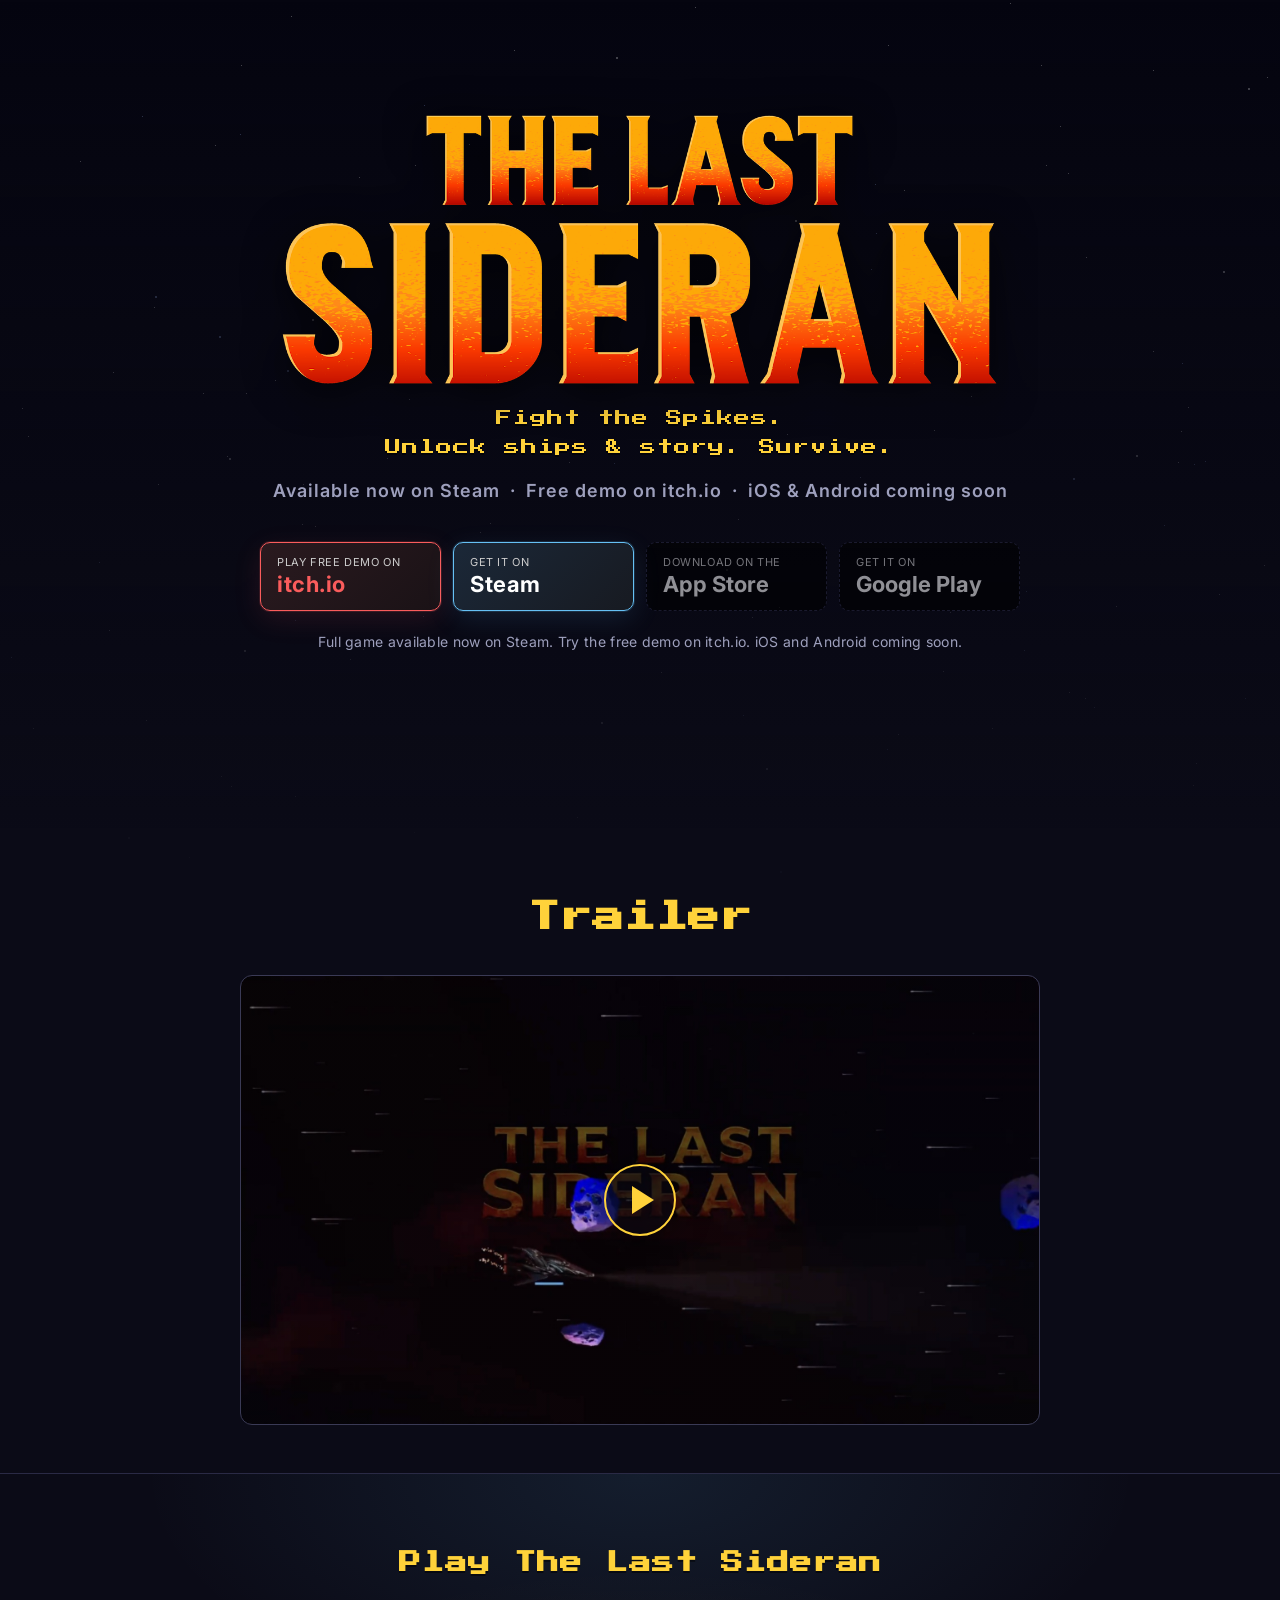
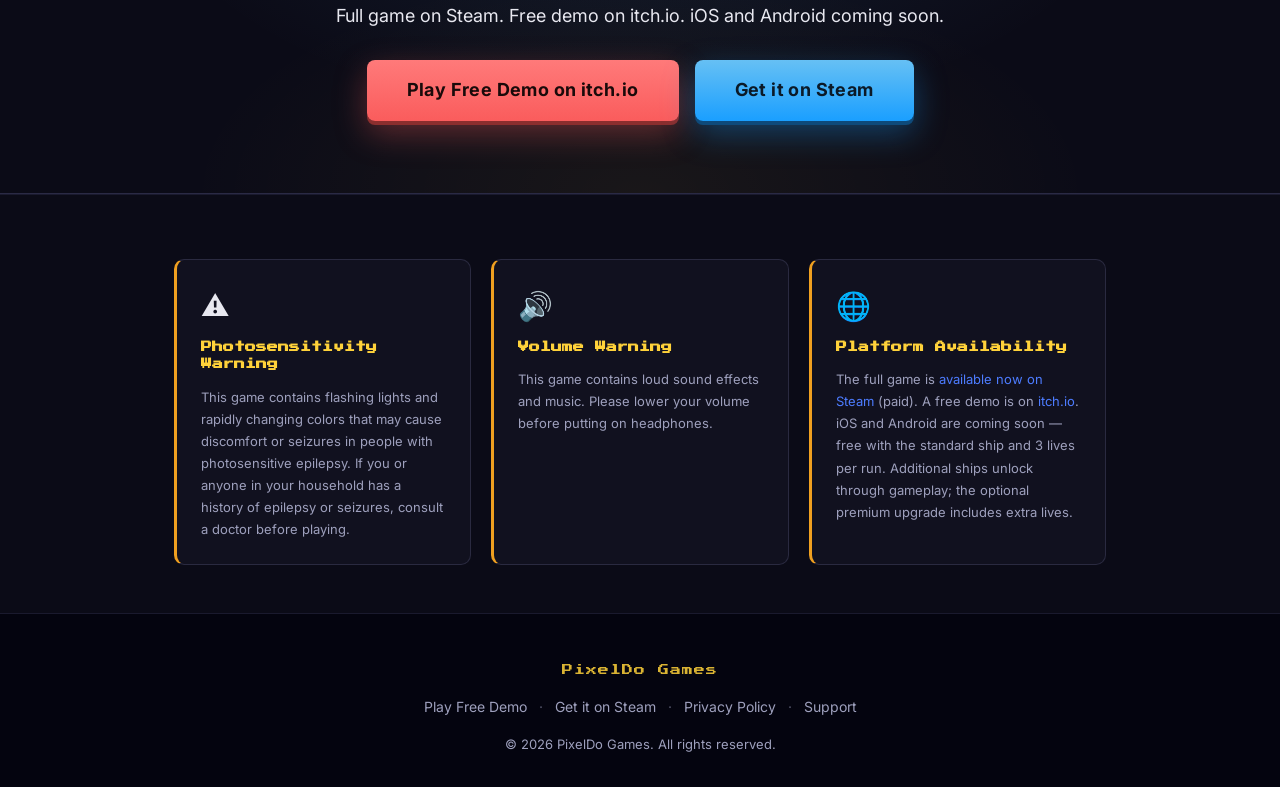
<file: index.html>
<!doctype html>
<html lang="en">
<head>
  <meta charset="utf-8">
  <meta name="viewport" content="width=device-width, initial-scale=1">
  <title>PixelDo Games</title>
  <link rel="canonical" href="https://pixeldogames.com/thelastsideran/">
  <meta http-equiv="refresh" content="0; url=thelastsideran/">
  <script>
    if (location.protocol === 'file:') {
      location.replace('thelastsideran/index.html');
    } else {
      location.replace('/thelastsideran/');
    }
  </script>
</head>
<body>
  <p><a href="thelastsideran/index.html" id="link">The Last Sideran</a></p>
  <script>
    if (location.protocol !== 'file:') {
      document.getElementById('link').href = '/thelastsideran/';
    }
  </script>
</body>
</html>
</file>
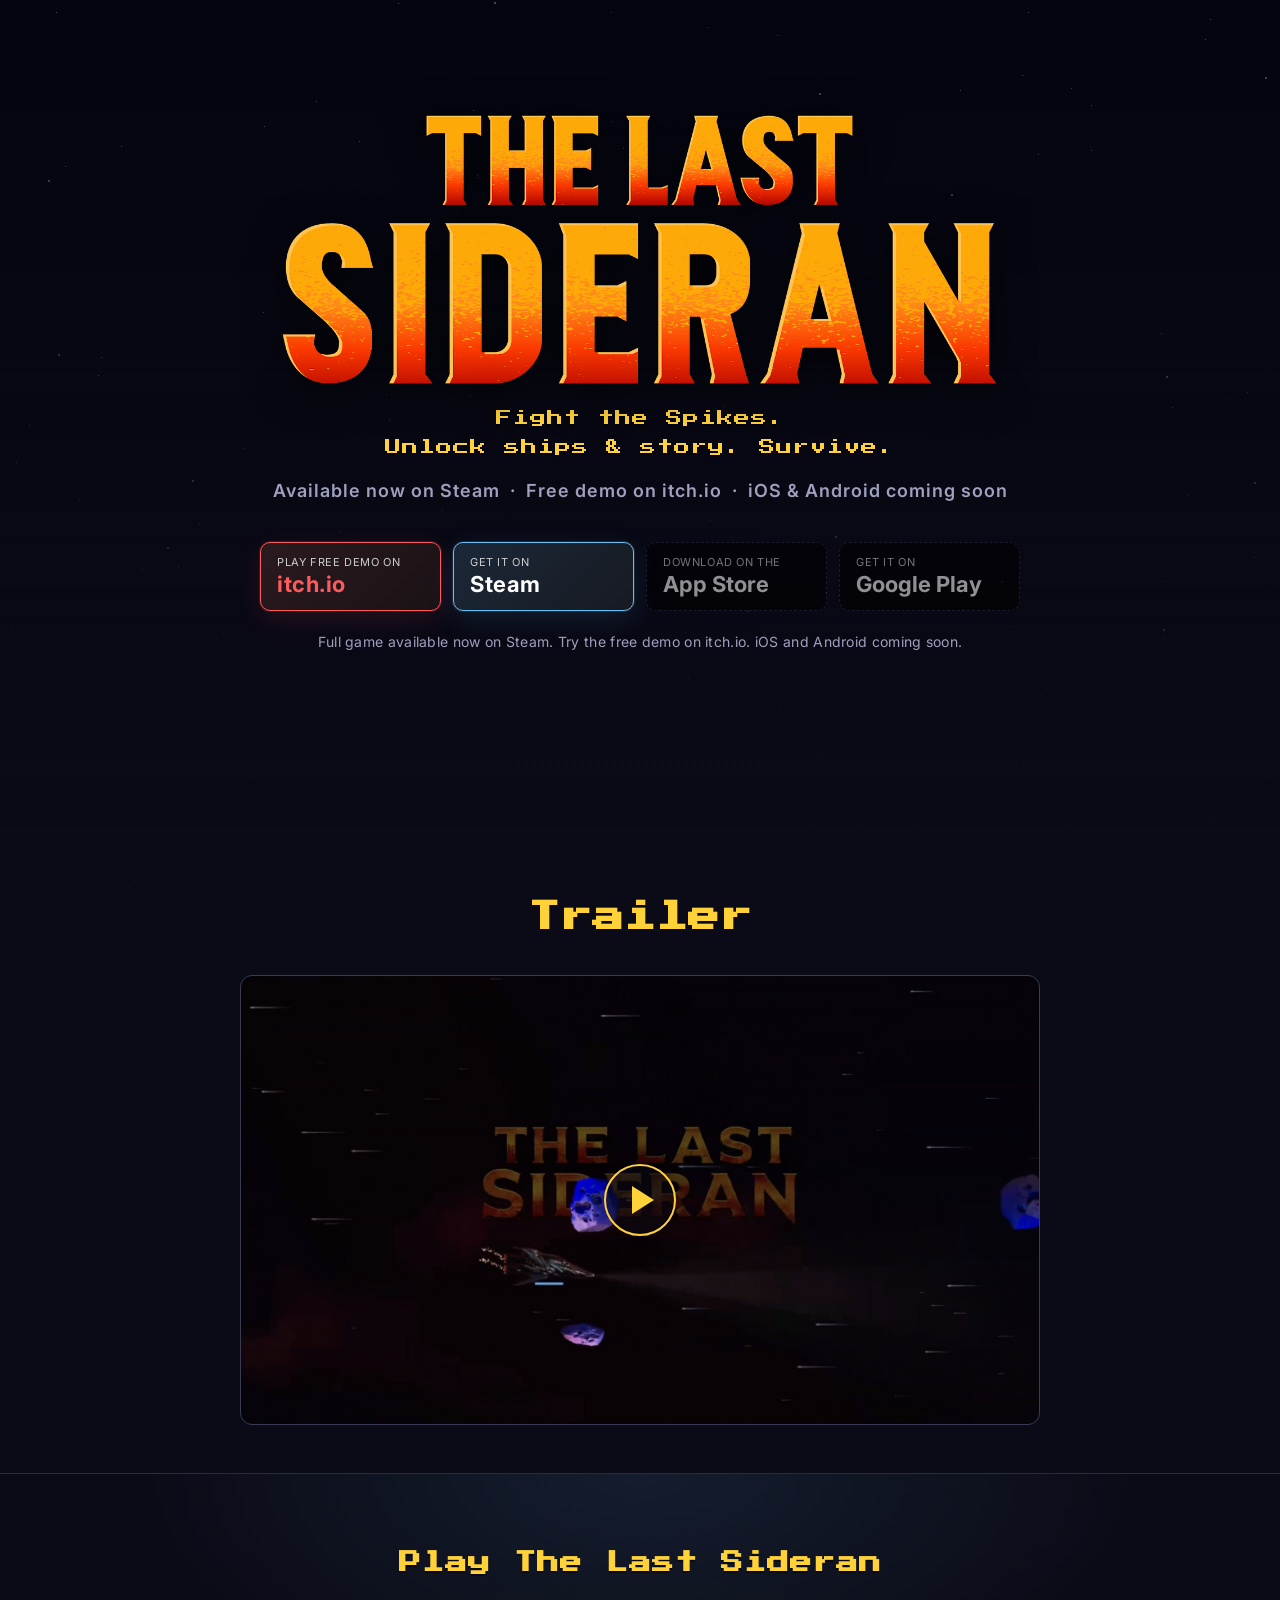
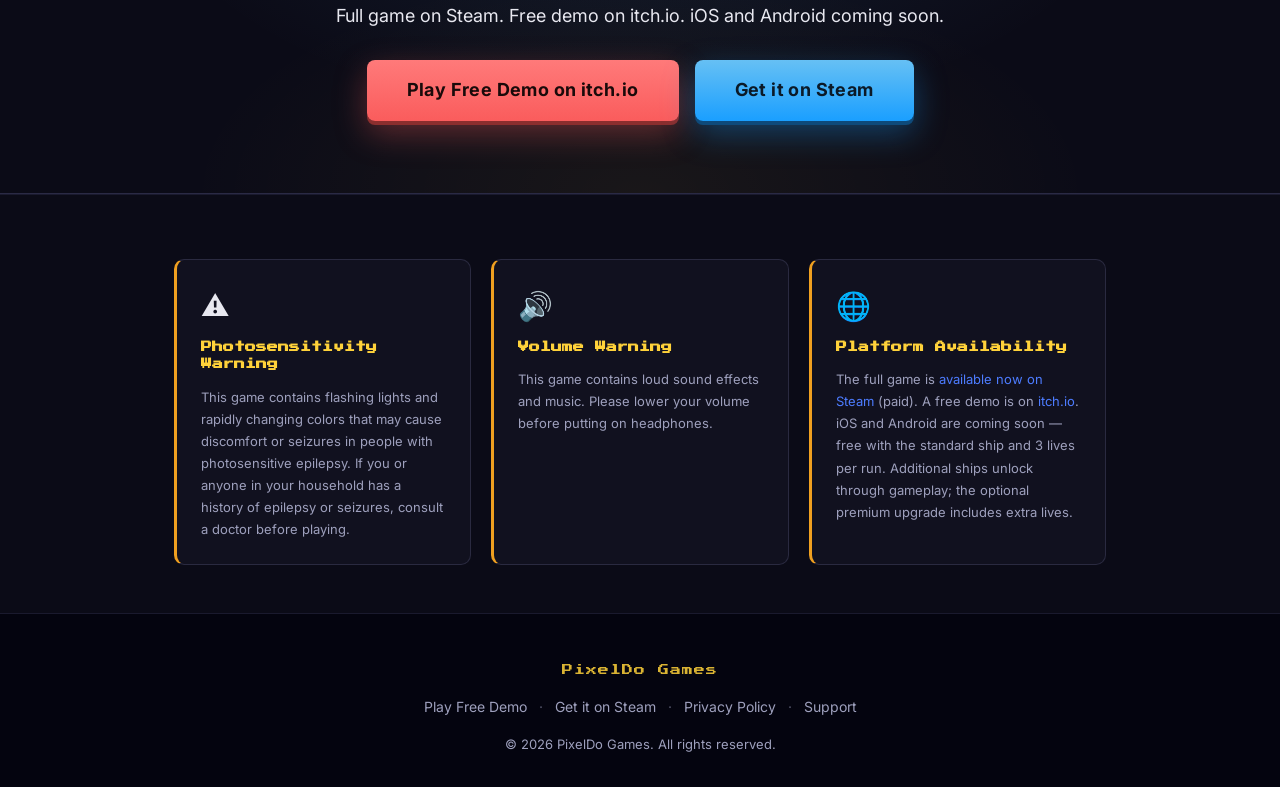
<file: thelastsideran/index.html>
<!doctype html>
<html lang="en">
<head>
  <meta charset="utf-8">
  <meta name="viewport" content="width=device-width, initial-scale=1">
  <title>The Last Sideran</title>
  <meta name="description" content="The Last Sideran — a fast-paced arcade space shooter by PixelDo Games. Pilot Zenia, fight the Spike AI, unlock ships and story by collecting star essence, and survive the boss. Available now on Steam. Free demo on itch.io. iOS and Android coming soon.">
  <meta property="og:title" content="The Last Sideran">
  <meta property="og:description" content="Pilot Zenia. Fight the Spikes. Unlock ships and story. Available now on Steam. Free demo on itch.io. iOS and Android coming soon.">
  <meta property="og:image" content="https://pixeldogames.com/thelastsideran/images/title.png">
  <meta property="og:url" content="https://pixeldogames.com/thelastsideran/">
  <link rel="canonical" href="https://pixeldogames.com/thelastsideran/">
  <link rel="icon" type="image/png" href="images/rebecca-portrait-icon.png">
  <link rel="preconnect" href="https://fonts.googleapis.com">
  <link rel="preconnect" href="https://fonts.gstatic.com" crossorigin>
  <link href="https://fonts.googleapis.com/css2?family=Press+Start+2P&family=Inter:wght@400;600;700&display=swap" rel="stylesheet">
  <link rel="stylesheet" href="style.css">
  <script src="i18n.js"></script>
  <noscript><style>html[lang="ja"] body { visibility: visible !important; }</style></noscript>
</head>
<body>
  <div class="space-bg" id="space-bg" aria-hidden="true"></div>

  <header class="hero">
    <div class="hero-inner">
      <img
        src="images/title.png"
        data-src-en="images/title.png"
        data-src-ja="images/title-ja.png"
        data-alt-en="The Last Sideran"
        data-alt-ja="ザ・ラスト・サイデラン"
        alt="The Last Sideran"
        class="title-img"
        id="title-logo"
      >
      <p class="tagline" data-i18n-html="taglineHtml">Fight the Spikes.<br> Unlock ships &amp; story. Survive.</p>
      <p class="launch-date">
        <span data-i18n="launchSteam">Available now on Steam</span>
        <span class="launch-sep"> · </span>
        <span data-i18n="launchItch">Free demo on itch.io</span>
        <span class="launch-sep"> · </span>
        <span data-i18n="launchMobile">iOS &amp; Android coming soon</span>
      </p>

      <div class="store-badges">
        <a
          class="badge itch demo"
          href="https://pixeldogames.itch.io/the-last-sideran"
          target="_blank"
          rel="noopener noreferrer"
          aria-label="Play free demo of The Last Sideran on itch.io"
          data-i18n-aria="badgeItchAria"
        >
          <span class="badge-prefix" data-i18n="badgeItchPrefix">Play free demo on</span>
          <span class="badge-name">itch.io</span>
        </a>
        <a
          class="badge steam available"
          href="https://store.steampowered.com/app/4857470/The_Last_Sideran/"
          target="_blank"
          rel="noopener noreferrer"
          aria-label="Get The Last Sideran on Steam"
          data-i18n-aria="badgeSteamAria"
        >
          <span class="badge-prefix" data-i18n="badgeSteamPrefix">Get it on</span>
          <span class="badge-name">Steam</span>
        </a>
        <span class="badge ios coming-soon" aria-label="App Store — coming soon" data-i18n-aria="badgeIosAria">
          <span class="badge-prefix" data-i18n="badgeIosPrefix">Download on the</span>
          <span class="badge-name">App Store</span>
        </span>
        <span class="badge android coming-soon" aria-label="Google Play — coming soon" data-i18n-aria="badgeAndroidAria">
          <span class="badge-prefix" data-i18n="badgeAndroidPrefix">Get it on</span>
          <span class="badge-name">Google Play</span>
        </span>
      </div>
      <p class="hero-wishlist-note" data-i18n="heroNote">
        Full game available now on Steam. Try the free demo on itch.io. iOS and Android coming soon.
      </p>
    </div>
  </header>

  <section class="trailer">
    <div class="container">
      <h2 data-i18n="trailerHeading">Trailer</h2>
      <!-- Set YouTube IDs below. Spanish browsers get data-youtube-es; everyone else gets data-youtube-en. -->
      <div
        class="trailer-placeholder"
        id="trailer-trigger"
        role="button"
        tabindex="0"
        data-youtube-en="uMPa0X-6mTA"
        data-youtube-es=""
        data-trailer-poster="images/trailer-thumbnail.jpg"
        aria-label="Play official trailer"
        data-i18n-aria="trailerAria"
      >
        <div class="trailer-play" aria-hidden="true"></div>
        <p class="trailer-label" data-i18n="trailerLabel">Watch official trailer</p>
      </div>
    </div>
  </section>

  <section class="wishlist-cta" id="wishlist">
    <div class="container">
      <h2 data-i18n="ctaHeading">Play The Last Sideran</h2>
      <p class="wishlist-lead" data-i18n="ctaLead">
        Full game on Steam. Free demo on itch.io. iOS and Android coming soon.
      </p>
      <div class="cta-buttons">
        <a
          class="demo-btn"
          href="https://pixeldogames.itch.io/the-last-sideran"
          target="_blank"
          rel="noopener noreferrer"
        >
          <span data-i18n="ctaDemo">Play Free Demo on itch.io</span>
        </a>
        <a
          class="wishlist-btn"
          href="https://store.steampowered.com/app/4857470/The_Last_Sideran/"
          target="_blank"
          rel="noopener noreferrer"
        >
          <span data-i18n="ctaSteam">Get it on Steam</span>
        </a>
      </div>
    </div>
  </section>

  <section class="warnings">
    <div class="container">
      <div class="warning-grid">
        <div class="warning-card">
          <div class="warning-icon">⚠️</div>
          <h3 data-i18n="warnPhotoTitle">Photosensitivity Warning</h3>
          <p data-i18n="warnPhotoBody">This game contains flashing lights and rapidly changing colors that may cause discomfort or seizures in people with photosensitive epilepsy. If you or anyone in your household has a history of epilepsy or seizures, consult a doctor before playing.</p>
        </div>
        <div class="warning-card">
          <div class="warning-icon">🔊</div>
          <h3 data-i18n="warnVolumeTitle">Volume Warning</h3>
          <p data-i18n="warnVolumeBody">This game contains loud sound effects and music. Please lower your volume before putting on headphones.</p>
        </div>
        <div class="warning-card">
          <div class="warning-icon">🌐</div>
          <h3 data-i18n="warnPlatformTitle">Platform Availability</h3>
          <p data-i18n-html="warnPlatformHtml">The full game is <a href="https://store.steampowered.com/app/4857470/The_Last_Sideran/" target="_blank" rel="noopener noreferrer">available now on Steam</a> (paid). A free demo is on <a href="https://pixeldogames.itch.io/the-last-sideran" target="_blank" rel="noopener noreferrer">itch.io</a>. iOS and Android are coming soon — free with the standard ship and 3 lives per run. Additional ships unlock through gameplay; the optional premium upgrade includes extra lives.</p>
        </div>
      </div>
    </div>
  </section>

  <footer>
    <div class="container footer-inner">
      <p class="studio-name">PixelDo Games</p>
      <div class="footer-links">
        <a href="https://pixeldogames.itch.io/the-last-sideran" target="_blank" rel="noopener noreferrer" data-i18n="footerDemo">Play Free Demo</a>
        <span class="sep">·</span>
        <a href="https://store.steampowered.com/app/4857470/The_Last_Sideran/" target="_blank" rel="noopener noreferrer" data-i18n="footerSteam">Get it on Steam</a>
        <span class="sep">·</span>
        <a href="privacy.html" data-i18n="footerPrivacy">Privacy Policy</a>
        <span class="sep">·</span>
        <a href="support.html" data-i18n="footerSupport">Support</a>
      </div>
      <p class="copy">© <span id="year"></span> <span data-i18n="footerRights">PixelDo Games. All rights reserved.</span></p>
    </div>
  </footer>

  <script>
    document.getElementById('year').textContent = new Date().getFullYear();

    // Space background: stars
    (function() {
      var bg = document.getElementById('space-bg');
      if (!bg) return;

      for (var i = 0; i < 120; i++) {
        var star = document.createElement('span');
        star.className = 'star';
        star.style.left = (Math.random() * 100) + '%';
        star.style.top = (Math.random() * 100) + '%';
        star.style.animationDelay = (Math.random() * 5) + 's';
        star.style.animationDuration = (2 + Math.random() * 4) + 's';
        var starSize = Math.random() < 0.15 ? 2 : 1;
        star.style.width = starSize + 'px';
        star.style.height = starSize + 'px';
        if (Math.random() < 0.2) star.classList.add('star-blue');
        bg.appendChild(star);
      }
    })();

    // Trailer — Spanish browser language → Spanish video, else English
    (function() {
      var trigger = document.getElementById('trailer-trigger');
      if (!trigger) return;

      function isSpanish() {
        return window.__tlsLang === 'es';
      }

      function trailerId() {
        var en = (trigger.getAttribute('data-youtube-en') || '').trim();
        var es = (trigger.getAttribute('data-youtube-es') || '').trim();
        if (isSpanish() && es) return es;
        return en || es;
      }

      var id = trailerId();
      var poster = (trigger.getAttribute('data-trailer-poster') || '').trim();
      if (!poster && id) {
        poster = 'https://img.youtube.com/vi/' + id + '/maxresdefault.jpg';
      }
      if (poster) {
        trigger.classList.add('trailer-placeholder--ready');
        if (trigger.getAttribute('data-trailer-poster')) {
          trigger.classList.add('trailer-placeholder--poster');
        }
        trigger.style.backgroundImage =
          'linear-gradient(rgba(8, 8, 18, 0.12), rgba(8, 8, 18, 0.12)),' +
          'url(' + poster + ')';
      }

      function playTrailer() {
        var id = trailerId();
        if (!id) return;

        var embed = document.createElement('div');
        embed.className = 'trailer-embed';
        var title = window.__tlsT
          ? window.__tlsT('trailerIframeTitle', isSpanish() ? 'Tráiler de The Last Sideran' : 'The Last Sideran trailer')
          : (isSpanish() ? 'Tráiler de The Last Sideran' : 'The Last Sideran trailer');
        embed.innerHTML =
          '<iframe src="https://www.youtube.com/embed/' + id + '?autoplay=1" title="' + title + '" allow="accelerometer; autoplay; clipboard-write; encrypted-media; gyroscope; picture-in-picture" allowfullscreen></iframe>';
        trigger.replaceWith(embed);
      }

      trigger.addEventListener('click', playTrailer);
      trigger.addEventListener('keydown', function(e) {
        if (e.key === 'Enter' || e.key === ' ') {
          e.preventDefault();
          playTrailer();
        }
      });
    })();
  </script>
</body>
</html>
</file>
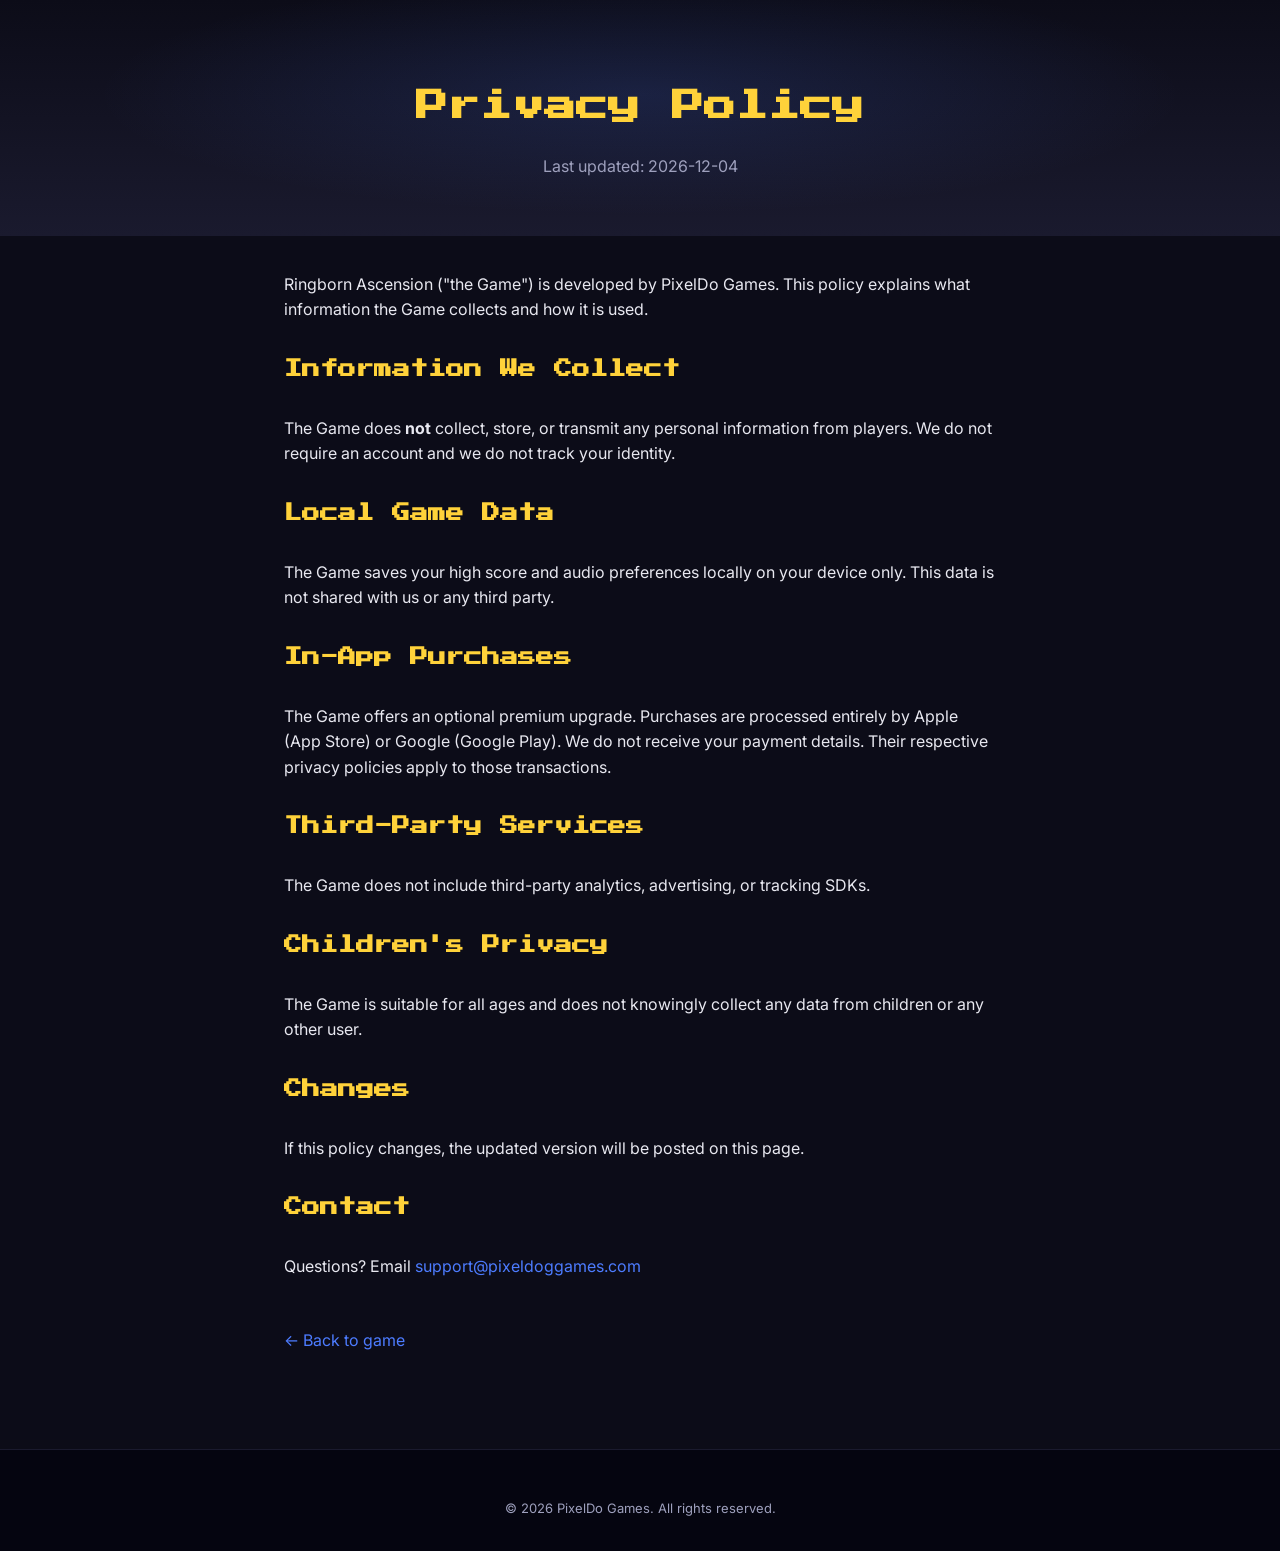
<file: privacy.html>
<!doctype html>
<html lang="en">
<head>
  <meta charset="utf-8">
  <meta name="viewport" content="width=device-width, initial-scale=1">
  <title>Privacy Policy — Ringborn Ascension</title>
  <link href="https://fonts.googleapis.com/css2?family=Press+Start+2P&family=Inter:wght@400;600;700&display=swap" rel="stylesheet">
  <link rel="stylesheet" href="style.css">
</head>
<body>
  <header class="hero" style="min-height:auto;padding:60px 24px 40px">
    <div class="hero-inner">
      <h1 style="font-family:'Press Start 2P',monospace;color:var(--gold);font-size:clamp(22px,3vw,32px)">Privacy Policy</h1>
      <p style="color:var(--muted)">Last updated: <span id="date"></span></p>
    </div>
  </header>

  <section style="padding-top:20px">
    <div class="container" style="max-width:760px;color:var(--text);font-size:16px">
      <p>Ringborn Ascension ("the Game") is developed by PixelDo Games. This policy explains what information the Game collects and how it is used.</p>

      <h2 style="text-align:left;font-size:18px;margin-top:32px">Information We Collect</h2>
      <p>The Game does <strong>not</strong> collect, store, or transmit any personal information from players. We do not require an account and we do not track your identity.</p>

      <h2 style="text-align:left;font-size:18px;margin-top:32px">Local Game Data</h2>
      <p>The Game saves your high score and audio preferences locally on your device only. This data is not shared with us or any third party.</p>

      <h2 style="text-align:left;font-size:18px;margin-top:32px">In-App Purchases</h2>
      <p>The Game offers an optional premium upgrade. Purchases are processed entirely by Apple (App Store) or Google (Google Play). We do not receive your payment details. Their respective privacy policies apply to those transactions.</p>

      <h2 style="text-align:left;font-size:18px;margin-top:32px">Third-Party Services</h2>
      <p>The Game does not include third-party analytics, advertising, or tracking SDKs.</p>

      <h2 style="text-align:left;font-size:18px;margin-top:32px">Children's Privacy</h2>
      <p>The Game is suitable for all ages and does not knowingly collect any data from children or any other user.</p>

      <h2 style="text-align:left;font-size:18px;margin-top:32px">Changes</h2>
      <p>If this policy changes, the updated version will be posted on this page.</p>

      <h2 style="text-align:left;font-size:18px;margin-top:32px">Contact</h2>
      <p>Questions? Email <a href="mailto:support@pixeldoggames.com">support@pixeldoggames.com</a> <em style="color:var(--muted);font-style:normal"></em></p>

      <p style="margin-top:48px"><a href="index.html">← Back to game</a></p>
    </div>
  </section>

  <footer>
    <div class="container footer-inner">
      <p class="copy">© <span id="year"></span> PixelDo Games. All rights reserved.</p>
    </div>
  </footer>

  <script>
    document.getElementById('year').textContent = new Date().getFullYear();
    document.getElementById('date').textContent = new Date().toISOString().slice(0,10);
  </script>
</body>
</html>
</file>
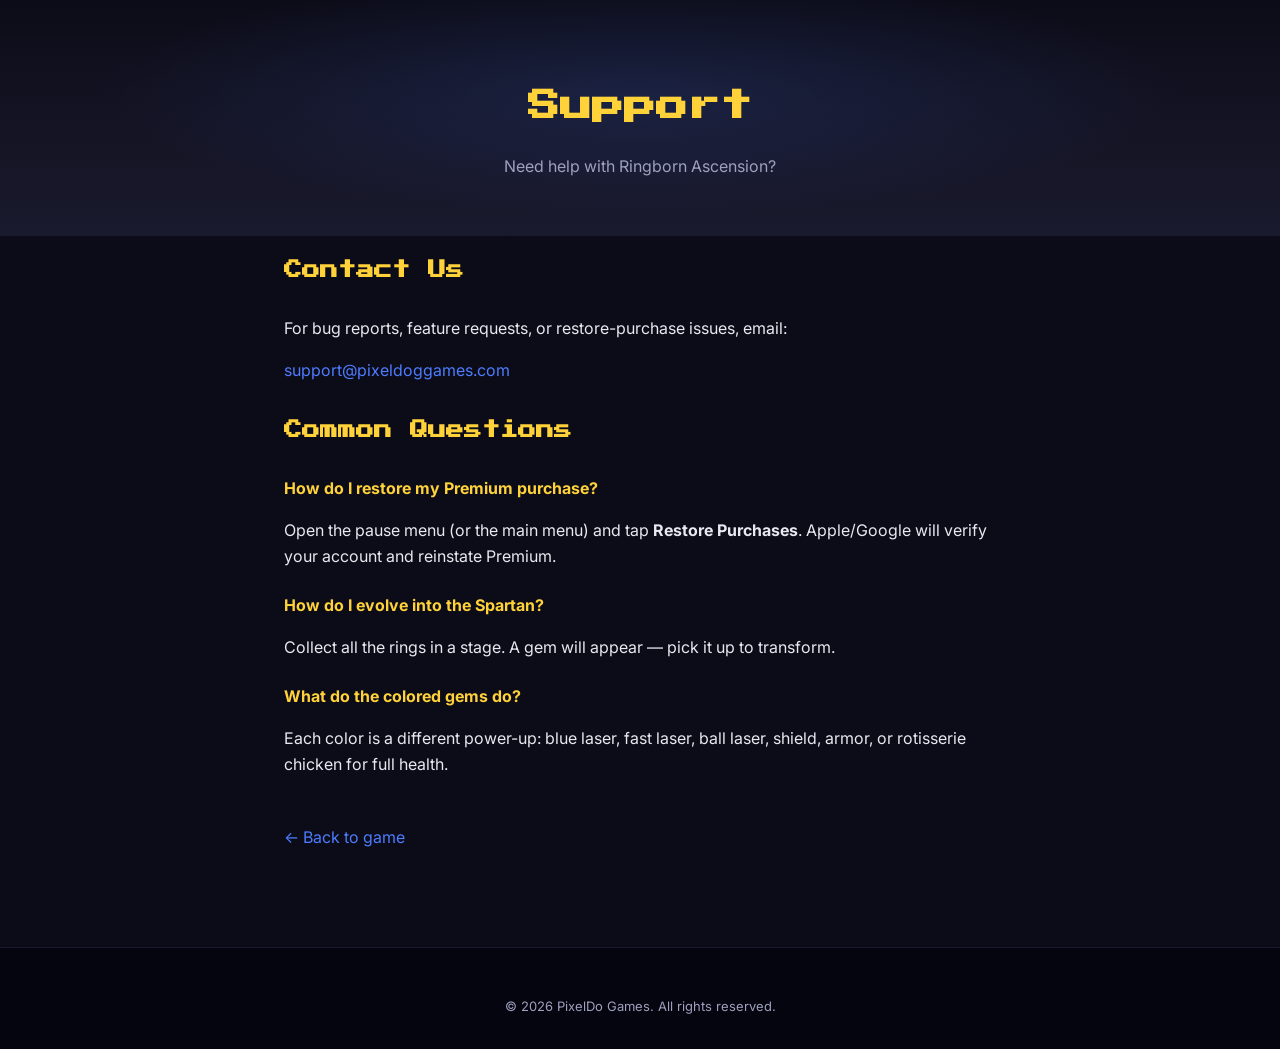
<file: support.html>
<!doctype html>
<html lang="en">
<head>
  <meta charset="utf-8">
  <meta name="viewport" content="width=device-width, initial-scale=1">
  <title>Support — Ringborn Ascension</title>
  <link href="https://fonts.googleapis.com/css2?family=Press+Start+2P&family=Inter:wght@400;600;700&display=swap" rel="stylesheet">
  <link rel="stylesheet" href="style.css">
</head>
<body>
  <header class="hero" style="min-height:auto;padding:60px 24px 40px">
    <div class="hero-inner">
      <h1 style="font-family:'Press Start 2P',monospace;color:var(--gold);font-size:clamp(22px,3vw,32px)">Support</h1>
      <p style="color:var(--muted)">Need help with Ringborn Ascension?</p>
    </div>
  </header>

  <section style="padding-top:20px">
    <div class="container" style="max-width:760px;color:var(--text);font-size:16px">
      <h2 style="text-align:left;font-size:18px">Contact Us</h2>
      <p>For bug reports, feature requests, or restore-purchase issues, email:</p>
      <p><a href="mailto:support@pixeldoggames.com">support@pixeldoggames.com</a></p>
      <p style="color:var(--muted);font-size:14px"><em></em></p>

      <h2 style="text-align:left;font-size:18px;margin-top:32px">Common Questions</h2>

      <h3 style="color:var(--gold);font-family:'Inter',sans-serif;font-size:16px;margin-top:24px">How do I restore my Premium purchase?</h3>
      <p>Open the pause menu (or the main menu) and tap <strong>Restore Purchases</strong>. Apple/Google will verify your account and reinstate Premium.</p>

      <h3 style="color:var(--gold);font-family:'Inter',sans-serif;font-size:16px;margin-top:24px">How do I evolve into the Spartan?</h3>
      <p>Collect all the rings in a stage. A gem will appear — pick it up to transform.</p>

      <h3 style="color:var(--gold);font-family:'Inter',sans-serif;font-size:16px;margin-top:24px">What do the colored gems do?</h3>
      <p>Each color is a different power-up: blue laser, fast laser, ball laser, shield, armor, or rotisserie chicken for full health.</p>

      <p style="margin-top:48px"><a href="index.html">← Back to game</a></p>
    </div>
  </section>

  <footer>
    <div class="container footer-inner">
      <p class="copy">© <span id="year"></span> PixelDo Games. All rights reserved.</p>
    </div>
  </footer>

  <script>
    document.getElementById('year').textContent = new Date().getFullYear();
  </script>
</body>
</html>
</file>
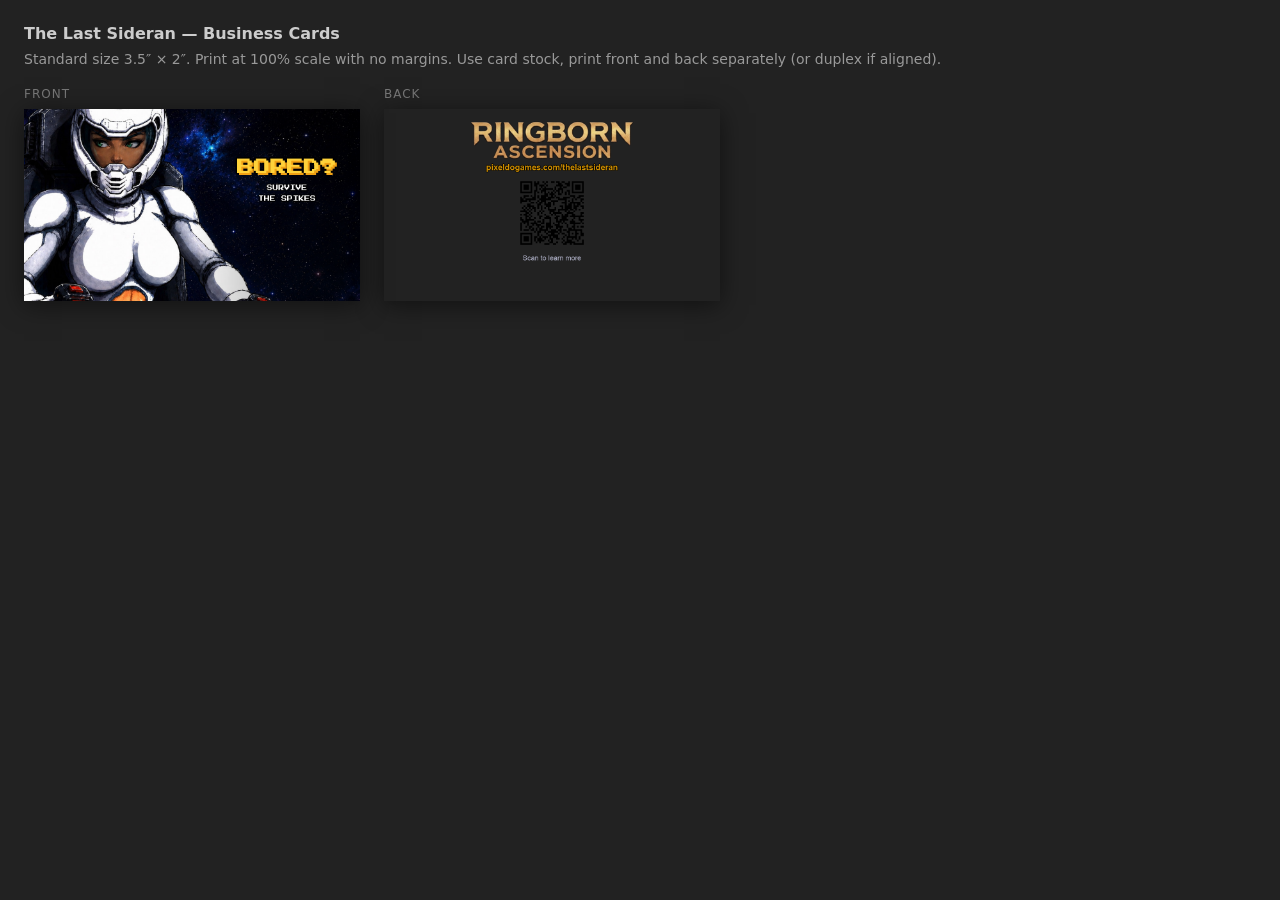
<file: cards/print.html>
<!doctype html>
<html lang="en">
<head>
  <meta charset="utf-8">
  <title>The Last Sideran — Business Card Print</title>
  <style>
    @page {
      size: 3.5in 2in;
      margin: 0;
    }

    * { box-sizing: border-box; }

    body {
      margin: 0;
      padding: 24px;
      background: #222;
      font-family: system-ui, sans-serif;
      color: #ccc;
    }

    h1 {
      font-size: 16px;
      font-weight: 600;
      margin: 0 0 8px;
    }

    p {
      margin: 0 0 20px;
      font-size: 14px;
      color: #999;
    }

    .sheet {
      display: flex;
      flex-wrap: wrap;
      gap: 24px;
      margin-bottom: 32px;
    }

    .card {
      width: 3.5in;
      height: 2in;
      box-shadow: 0 4px 24px rgba(0, 0, 0, 0.5);
    }

    .card img {
      display: block;
      width: 100%;
      height: 100%;
      object-fit: cover;
    }

    .pair {
      display: flex;
      flex-direction: column;
      gap: 8px;
    }

    .pair-label {
      font-size: 12px;
      color: #777;
      text-transform: uppercase;
      letter-spacing: 1px;
    }

    @media print {
      body {
        background: #fff;
        padding: 0;
      }

      h1, p, .pair-label, .instructions { display: none; }

      .sheet {
        gap: 0;
        margin: 0;
      }

      .pair {
        gap: 0;
        page-break-after: always;
      }

      .card {
        box-shadow: none;
      }
    }
  </style>
</head>
<body>
  <div class="instructions">
    <h1>The Last Sideran — Business Cards</h1>
    <p>Standard size 3.5″ × 2″. Print at 100% scale with no margins. Use card stock, print front and back separately (or duplex if aligned).</p>
  </div>

  <div class="sheet">
    <div class="pair">
      <span class="pair-label">Front</span>
      <div class="card"><img src="business-card-front.png" alt="Business card front"></div>
    </div>
    <div class="pair">
      <span class="pair-label">Back</span>
      <div class="card"><img src="business-card-back.png" alt="Business card back"></div>
    </div>
  </div>
</body>
</html>
</file>
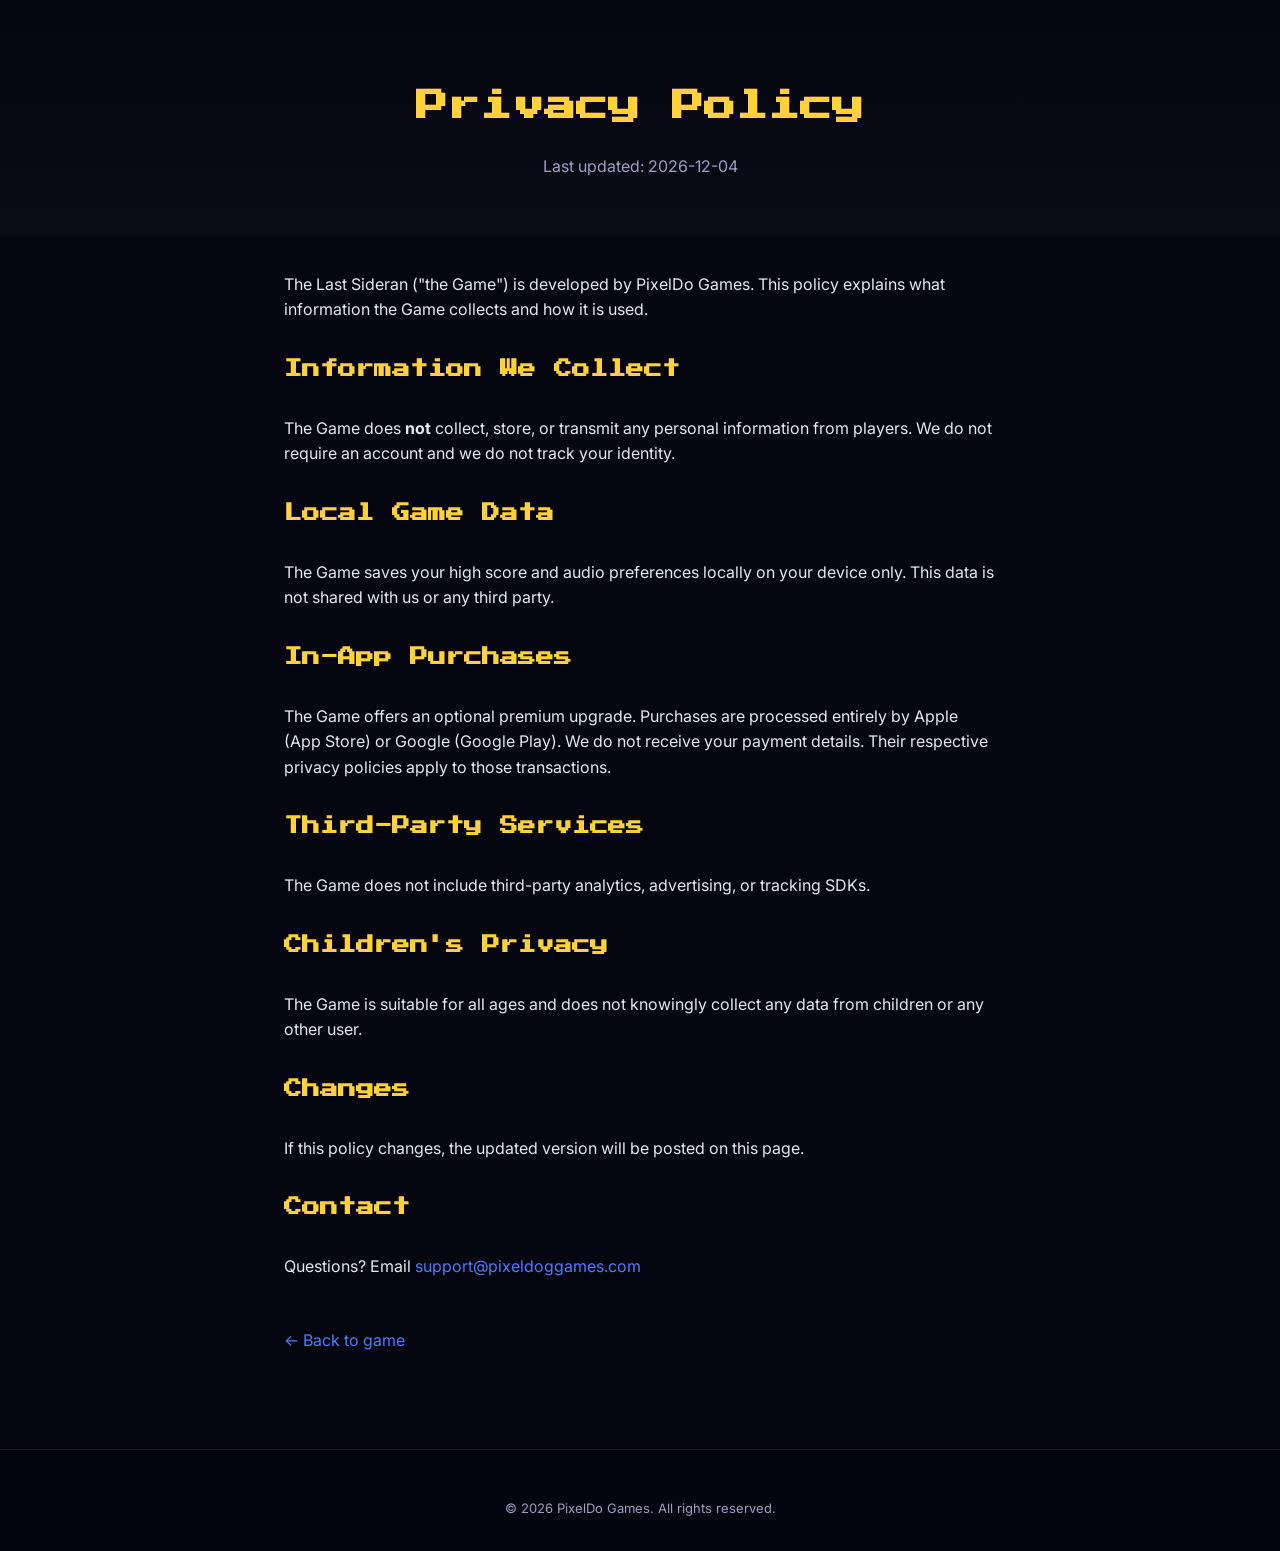
<file: thelastsideran/privacy.html>
<!doctype html>
<html lang="en">
<head>
  <meta charset="utf-8">
  <meta name="viewport" content="width=device-width, initial-scale=1">
  <title>Privacy Policy — The Last Sideran</title>
  <link rel="canonical" href="https://pixeldogames.com/thelastsideran/privacy.html">
  <link rel="icon" type="image/png" href="images/rebecca-portrait-icon.png">
  <link href="https://fonts.googleapis.com/css2?family=Press+Start+2P&family=Inter:wght@400;600;700&display=swap" rel="stylesheet">
  <link rel="stylesheet" href="style.css">
  <script src="i18n.js"></script>
  <noscript><style>html[lang="ja"] body { visibility: visible !important; }</style></noscript>
</head>
<body>
  <header class="hero" style="min-height:auto;padding:60px 24px 40px">
    <div class="hero-inner">
      <h1 style="font-family:'Press Start 2P',monospace;color:var(--gold);font-size:clamp(22px,3vw,32px)" data-i18n="privacyHeading">Privacy Policy</h1>
      <p style="color:var(--muted)"><span data-i18n="privacyUpdated">Last updated:</span> <span id="date"></span></p>
    </div>
  </header>

  <section style="padding-top:20px">
    <div class="container" style="max-width:760px;color:var(--text);font-size:16px">
      <p data-i18n="privacyIntro">The Last Sideran ("the Game") is developed by PixelDo Games. This policy explains what information the Game collects and how it is used.</p>

      <h2 style="text-align:left;font-size:18px;margin-top:32px" data-i18n="privacyInfoTitle">Information We Collect</h2>
      <p data-i18n="privacyInfoBody">The Game does <strong>not</strong> collect, store, or transmit any personal information from players. We do not require an account and we do not track your identity.</p>

      <h2 style="text-align:left;font-size:18px;margin-top:32px" data-i18n="privacyLocalTitle">Local Game Data</h2>
      <p data-i18n="privacyLocalBody">The Game saves your high score and audio preferences locally on your device only. This data is not shared with us or any third party.</p>

      <h2 style="text-align:left;font-size:18px;margin-top:32px" data-i18n="privacyIapTitle">In-App Purchases</h2>
      <p data-i18n="privacyIapBody">The Game offers an optional premium upgrade. Purchases are processed entirely by Apple (App Store) or Google (Google Play). We do not receive your payment details. Their respective privacy policies apply to those transactions.</p>

      <h2 style="text-align:left;font-size:18px;margin-top:32px" data-i18n="privacyThirdTitle">Third-Party Services</h2>
      <p data-i18n="privacyThirdBody">The Game does not include third-party analytics, advertising, or tracking SDKs.</p>

      <h2 style="text-align:left;font-size:18px;margin-top:32px" data-i18n="privacyChildrenTitle">Children's Privacy</h2>
      <p data-i18n="privacyChildrenBody">The Game is suitable for all ages and does not knowingly collect any data from children or any other user.</p>

      <h2 style="text-align:left;font-size:18px;margin-top:32px" data-i18n="privacyChangesTitle">Changes</h2>
      <p data-i18n="privacyChangesBody">If this policy changes, the updated version will be posted on this page.</p>

      <h2 style="text-align:left;font-size:18px;margin-top:32px" data-i18n="privacyContactTitle">Contact</h2>
      <p data-i18n-html="privacyContactHtml">Questions? Email <a href="mailto:support@pixeldoggames.com">support@pixeldoggames.com</a> <em style="color:var(--muted);font-style:normal"></em></p>

      <p style="margin-top:48px"><a href="index.html" data-i18n="backToGame">← Back to game</a></p>
    </div>
  </section>

  <footer>
    <div class="container footer-inner">
      <p class="copy">© <span id="year"></span> <span data-i18n="footerRights">PixelDo Games. All rights reserved.</span></p>
    </div>
  </footer>

  <script>
    document.getElementById('year').textContent = new Date().getFullYear();
    document.getElementById('date').textContent = new Date().toISOString().slice(0,10);
  </script>
</body>
</html>
</file>
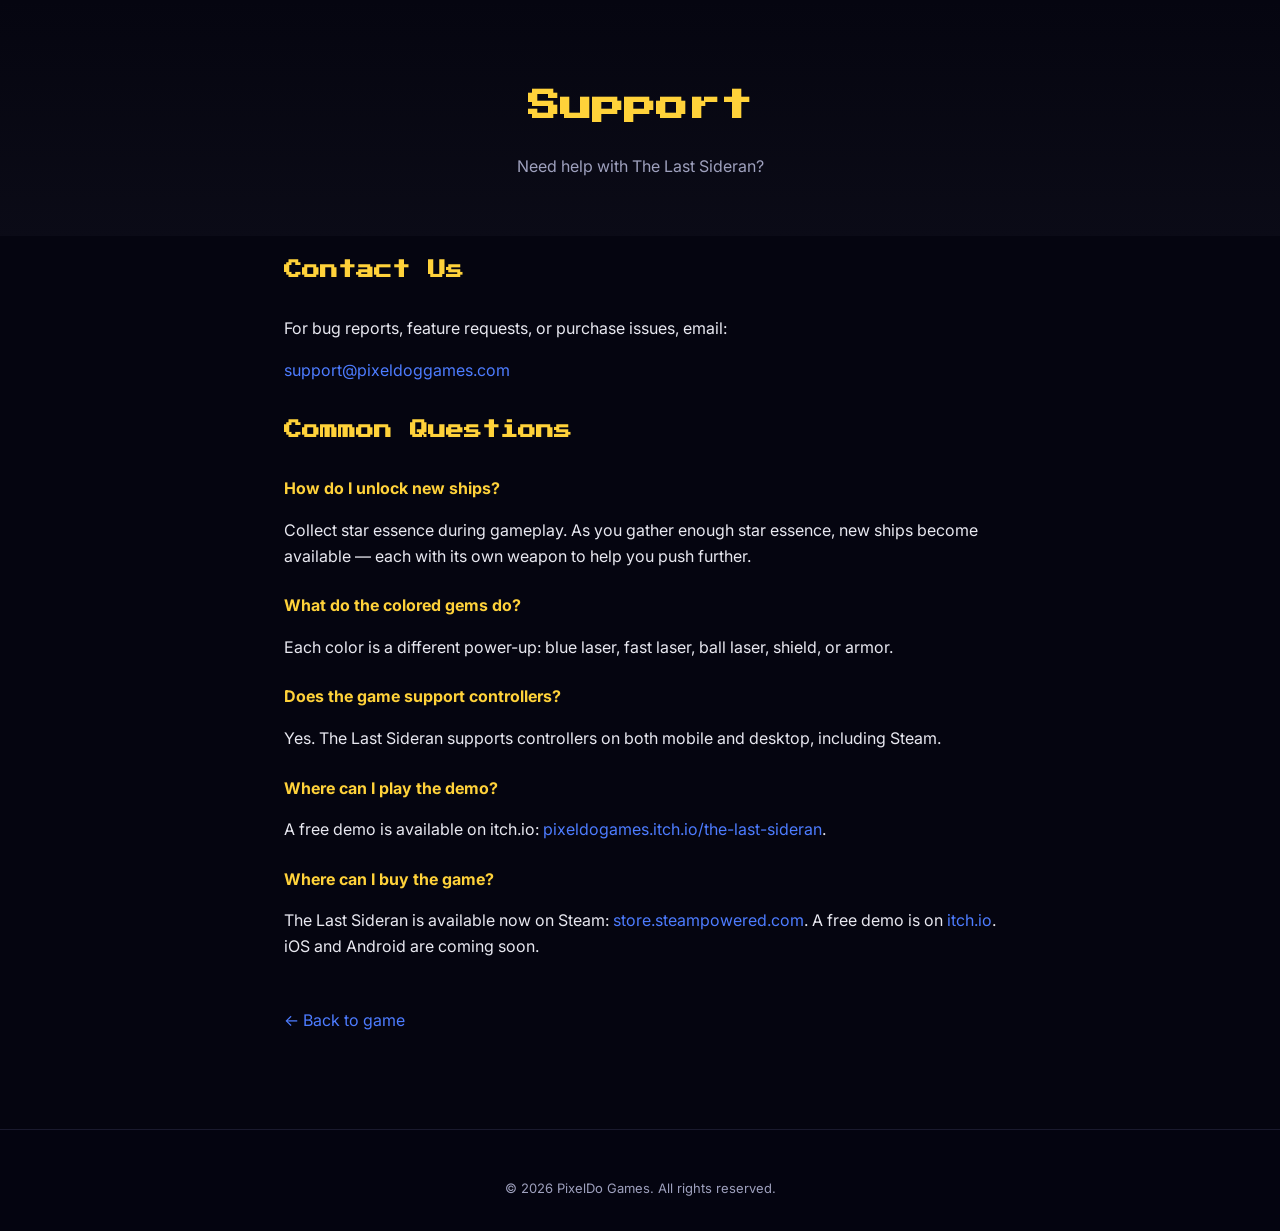
<file: thelastsideran/support.html>
<!doctype html>
<html lang="en">
<head>
  <meta charset="utf-8">
  <meta name="viewport" content="width=device-width, initial-scale=1">
  <title>Support — The Last Sideran</title>
  <link rel="canonical" href="https://pixeldogames.com/thelastsideran/support.html">
  <link rel="icon" type="image/png" href="images/rebecca-portrait-icon.png">
  <link href="https://fonts.googleapis.com/css2?family=Press+Start+2P&family=Inter:wght@400;600;700&display=swap" rel="stylesheet">
  <link rel="stylesheet" href="style.css">
  <script src="i18n.js"></script>
  <noscript><style>html[lang="ja"] body { visibility: visible !important; }</style></noscript>
</head>
<body>
  <header class="hero" style="min-height:auto;padding:60px 24px 40px">
    <div class="hero-inner">
      <h1 style="font-family:'Press Start 2P',monospace;color:var(--gold);font-size:clamp(22px,3vw,32px)" data-i18n="supportHeading">Support</h1>
      <p style="color:var(--muted)" data-i18n="supportLead">Need help with The Last Sideran?</p>
    </div>
  </header>

  <section style="padding-top:20px">
    <div class="container" style="max-width:760px;color:var(--text);font-size:16px">
      <h2 style="text-align:left;font-size:18px" data-i18n="supportContactTitle">Contact Us</h2>
      <p data-i18n="supportContactLead">For bug reports, feature requests, or purchase issues, email:</p>
      <p><a href="mailto:support@pixeldoggames.com">support@pixeldoggames.com</a></p>

      <h2 style="text-align:left;font-size:18px;margin-top:32px" data-i18n="supportFaqTitle">Common Questions</h2>

      <h3 style="color:var(--gold);font-family:'Inter',sans-serif;font-size:16px;margin-top:24px" data-i18n="supportQShips">How do I unlock new ships?</h3>
      <p data-i18n="supportAShips">Collect star essence during gameplay. As you gather enough star essence, new ships become available — each with its own weapon to help you push further.</p>

      <h3 style="color:var(--gold);font-family:'Inter',sans-serif;font-size:16px;margin-top:24px" data-i18n="supportQGems">What do the colored gems do?</h3>
      <p data-i18n="supportAGems">Each color is a different power-up: blue laser, fast laser, ball laser, shield, or armor.</p>

      <h3 style="color:var(--gold);font-family:'Inter',sans-serif;font-size:16px;margin-top:24px" data-i18n="supportQController">Does the game support controllers?</h3>
      <p data-i18n="supportAController">Yes. The Last Sideran supports controllers on both mobile and desktop, including Steam.</p>

      <h3 style="color:var(--gold);font-family:'Inter',sans-serif;font-size:16px;margin-top:24px" data-i18n="supportQDemo">Where can I play the demo?</h3>
      <p data-i18n-html="supportADemoHtml">A free demo is available on itch.io: <a href="https://pixeldogames.itch.io/the-last-sideran" target="_blank" rel="noopener noreferrer">pixeldogames.itch.io/the-last-sideran</a>.</p>

      <h3 style="color:var(--gold);font-family:'Inter',sans-serif;font-size:16px;margin-top:24px" data-i18n="supportQBuy">Where can I buy the game?</h3>
      <p data-i18n-html="supportABuyHtml">The Last Sideran is available now on Steam: <a href="https://store.steampowered.com/app/4857470/The_Last_Sideran/" target="_blank" rel="noopener noreferrer">store.steampowered.com</a>. A free demo is on <a href="https://pixeldogames.itch.io/the-last-sideran" target="_blank" rel="noopener noreferrer">itch.io</a>. iOS and Android are coming soon.</p>

      <p style="margin-top:48px"><a href="index.html" data-i18n="backToGame">← Back to game</a></p>
    </div>
  </section>

  <footer>
    <div class="container footer-inner">
      <p class="copy">© <span id="year"></span> <span data-i18n="footerRights">PixelDo Games. All rights reserved.</span></p>
    </div>
  </footer>

  <script>
    document.getElementById('year').textContent = new Date().getFullYear();
  </script>
</body>
</html>
</file>
<file: thelastsideran/style.css>
/* ===== Base ===== */
:root {
  --bg: #0c0c18;
  --panel: #11111f;
  --panel-2: #181830;
  --gold: #ffd23a;
  --gold-2: #f0a020;
  --text: #e8e8f0;
  --muted: #9ea0bd;
  --accent: #4d7cff;
}

* { box-sizing: border-box; }

html, body {
  margin: 0;
  padding: 0;
  background: #050510;
  color: var(--text);
  font-family: 'Inter', -apple-system, BlinkMacSystemFont, sans-serif;
  line-height: 1.6;
  overflow-x: hidden;
  max-width: 100%;
}

a { color: var(--accent); text-decoration: none; }
a:hover { text-decoration: underline; }

.container { max-width: 980px; margin: 0 auto; padding: 0 24px; }

/* ===== Space background ===== */
.space-bg {
  position: fixed;
  inset: 0;
  z-index: 0;
  pointer-events: none;
  overflow: hidden;
  background: #050510;
}

.star {
  position: fixed;
  width: 1px;
  height: 1px;
  border-radius: 50%;
  background: #fff;
  opacity: 0.35;
  animation: starTwinkle ease-in-out infinite;
}

.star-blue {
  background: #a8c4ff;
}

@keyframes starTwinkle {
  0%, 100% { opacity: 0.15; transform: scale(1); }
  50%      { opacity: 0.9; transform: scale(1.4); }
}

/* ===== Hero ===== */
.hero {
  position: relative;
  z-index: 1;
  min-height: 92vh;
  display: flex;
  flex-direction: column;
  align-items: stretch;
  justify-content: center;
  text-align: center;
  background: linear-gradient(180deg, transparent 0%, rgba(12, 12, 24, 0.85) 100%);
  overflow: hidden;
  padding: 60px 24px 120px;
}

.hero-inner {
  position: relative;
  z-index: 2;
  box-sizing: border-box;
  width: auto;
  max-width: 800px;
  min-width: 0;
  align-self: stretch;
  margin: 0 auto;
}

.title-img {
  display: block;
  width: min(720px, 100%);
  max-width: calc(100vw - 48px);
  height: auto;
  margin: 0 auto;
  filter: drop-shadow(0 8px 20px rgba(0, 0, 0, 0.7));
}

/* Hide the English default until JS swaps src for Japanese browsers. */
html[lang="ja"] .title-img[src$="title.png"] {
  visibility: hidden;
}

html[lang="ja"]:not(.i18n-ready) body {
  visibility: hidden;
}

html[lang="ja"] {
  font-family: 'Noto Sans JP', 'Inter', -apple-system, BlinkMacSystemFont, sans-serif;
}

html[lang="ja"] .tagline,
html[lang="ja"] section h2,
html[lang="ja"] .wishlist-cta h2,
html[lang="ja"] .warning-card h3,
html[lang="ja"] .trailer-label,
html[lang="ja"] .studio-name {
  font-family: 'Noto Sans JP', 'Inter', sans-serif;
  font-weight: 700;
  letter-spacing: 0.08em;
}

html[lang="ja"] .tagline {
  font-size: clamp(16px, 2.2vw, 22px);
  line-height: 1.7;
}

html[lang="ja"] .warning-card h3 {
  font-size: 15px;
  line-height: 1.5;
}

html[lang="ja"] .badge-prefix {
  text-transform: none;
  letter-spacing: 0.04em;
}

html[lang="ja"] .hero-inner h1 {
  font-family: 'Noto Sans JP', 'Inter', sans-serif !important;
  font-weight: 700;
  letter-spacing: 0.08em;
}

.tagline {
  font-family: 'Press Start 2P', monospace;
  font-size: clamp(10px, 1.4vw, 16px);
  color: var(--gold);
  letter-spacing: 1px;
  line-height: 1.8;
  margin: 20px 0 16px;
  text-shadow: 0 2px 0 rgba(0, 0, 0, 0.6);
}

.launch-date {
  font-family: 'Inter', sans-serif;
  font-size: clamp(14px, 1.6vw, 18px);
  font-weight: 600;
  color: var(--muted);
  letter-spacing: 1px;
  margin: 0 0 36px;
}

.launch-sep { white-space: pre; }

.hero-wishlist-note {
  margin: 20px 0 0;
  font-size: 14px;
  color: var(--muted);
  letter-spacing: 0.3px;
}

/* ===== Store badges ===== */
.store-badges {
  display: grid;
  grid-template-columns: repeat(4, minmax(0, 1fr));
  gap: 12px;
  width: 100%;
  max-width: 760px;
  margin: 0 auto;
}

.badge {
  display: flex;
  flex-direction: column;
  align-items: flex-start;
  justify-content: center;
  padding: 12px 16px;
  background: #000;
  border: 1px solid #2a2a45;
  border-radius: 10px;
  color: #fff;
  text-decoration: none;
  font-family: 'Inter', sans-serif;
  transition: transform 0.15s ease, border-color 0.15s ease;
  min-width: 0;
  min-height: 68px;
  text-align: left;
}

.badge:hover {
  transform: translateY(-2px);
  border-color: var(--gold);
  text-decoration: none;
}

.badge.coming-soon {
  opacity: 0.55;
  cursor: default;
  border-style: dashed;
}

.badge.coming-soon:hover {
  transform: none;
  border-color: #2a2a45;
}

/* ===== Tooltip ===== */
.has-tooltip { position: relative; }

.has-tooltip::before,
.has-tooltip::after {
  position: absolute;
  left: 50%;
  transform: translateX(-50%) translateY(4px);
  opacity: 0;
  pointer-events: none;
  transition: opacity 0.15s ease, transform 0.15s ease;
}

.has-tooltip::before {
  content: attr(data-tooltip);
  bottom: calc(100% + 10px);
  background: var(--gold);
  color: #1a1a2e;
  font-family: 'Press Start 2P', monospace;
  font-size: 11px;
  letter-spacing: 1px;
  padding: 8px 14px;
  border-radius: 6px;
  white-space: nowrap;
  box-shadow: 0 4px 12px rgba(0, 0, 0, 0.5);
}

.has-tooltip::after {
  content: '';
  bottom: calc(100% + 4px);
  border: 6px solid transparent;
  border-top-color: var(--gold);
}

.has-tooltip:hover::before,
.has-tooltip:hover::after,
.has-tooltip:focus::before,
.has-tooltip:focus::after {
  opacity: 1;
  transform: translateX(-50%) translateY(0);
}

.badge-prefix {
  font-size: 11px;
  color: #cccccc;
  text-transform: uppercase;
  letter-spacing: 0.6px;
  line-height: 1.3;
}

.badge-name {
  font-size: clamp(16px, 2vw, 22px);
  font-weight: 700;
  margin-top: 2px;
  line-height: 1.2;
  overflow-wrap: anywhere;
}

.badge.steam {
  background: linear-gradient(135deg, #1b2838 0%, #171a21 100%);
  border-color: #2a475e;
}

.badge.steam .badge-name {
  letter-spacing: 0.5px;
}

.badge.steam.available {
  opacity: 1;
  cursor: pointer;
  border-style: solid;
  border-color: #66c0f4;
  box-shadow: 0 0 0 1px rgba(102, 192, 244, 0.15), 0 8px 28px rgba(102, 192, 244, 0.12);
}

.badge.steam.available:hover {
  border-color: var(--gold);
  box-shadow: 0 0 0 1px rgba(255, 210, 58, 0.2), 0 10px 32px rgba(255, 210, 58, 0.15);
  transform: translateY(-2px);
}

.badge.steam.available:focus-visible {
  outline: 2px solid var(--gold);
  outline-offset: 3px;
}

.badge.itch {
  background: linear-gradient(135deg, #2a1a1f 0%, #1a1216 100%);
  border-color: #fa5c5c;
  box-shadow: 0 0 0 1px rgba(250, 92, 92, 0.15), 0 8px 28px rgba(250, 92, 92, 0.12);
}

.badge.itch .badge-name {
  letter-spacing: 0.5px;
  color: #fa5c5c;
}

.badge.itch.demo:hover {
  border-color: var(--gold);
  box-shadow: 0 0 0 1px rgba(255, 210, 58, 0.2), 0 10px 32px rgba(255, 210, 58, 0.15);
  transform: translateY(-2px);
}

.badge.itch.demo:focus-visible {
  outline: 2px solid var(--gold);
  outline-offset: 3px;
}

/* ===== Wishlist CTA ===== */
.wishlist-cta {
  position: relative;
  z-index: 1;
  padding: 72px 0;
  text-align: center;
  background:
    radial-gradient(ellipse at 50% 0%, rgba(102, 192, 244, 0.1), transparent 55%),
    radial-gradient(ellipse at 50% 100%, rgba(255, 210, 58, 0.06), transparent 50%),
    rgba(12, 12, 24, 0.96);
  border-top: 1px solid #2a2a45;
  border-bottom: 1px solid #2a2a45;
}

.wishlist-cta h2 {
  font-family: 'Press Start 2P', monospace;
  font-size: clamp(16px, 2.2vw, 22px);
  color: var(--gold);
  letter-spacing: 1px;
  margin: 0 0 20px;
  text-shadow: 0 2px 0 rgba(0, 0, 0, 0.5);
}

.wishlist-lead {
  max-width: 640px;
  margin: 0 auto 28px;
  font-size: clamp(16px, 1.8vw, 18px);
  color: var(--text);
  line-height: 1.7;
}

.cta-buttons {
  display: flex;
  flex-wrap: wrap;
  gap: 16px;
  justify-content: center;
  align-items: center;
}

.demo-btn {
  display: inline-block;
  padding: 16px 40px;
  background: linear-gradient(180deg, #ff7a7a 0%, #fa5c5c 100%);
  color: #1a0a0a;
  font-family: 'Inter', sans-serif;
  font-size: 18px;
  font-weight: 700;
  letter-spacing: 0.4px;
  border-radius: 8px;
  border: none;
  box-shadow: 0 4px 0 #8b2e2e, 0 12px 32px rgba(250, 92, 92, 0.35);
  text-decoration: none;
  transition: transform 0.15s ease, box-shadow 0.15s ease, filter 0.15s ease;
}

.demo-btn:hover {
  transform: translateY(-2px);
  filter: brightness(1.06);
  text-decoration: none;
  color: #1a0a0a;
  box-shadow: 0 6px 0 #8b2e2e, 0 16px 40px rgba(250, 92, 92, 0.45);
}

.demo-btn:active {
  transform: translateY(1px);
  box-shadow: 0 2px 0 #8b2e2e, 0 8px 20px rgba(250, 92, 92, 0.3);
}

.demo-btn:focus-visible {
  outline: 2px solid var(--gold);
  outline-offset: 4px;
}

.wishlist-btn {
  display: inline-block;
  padding: 16px 40px;
  background: linear-gradient(180deg, #66c0f4 0%, #1a9fff 100%);
  color: #0b1a28;
  font-family: 'Inter', sans-serif;
  font-size: 18px;
  font-weight: 700;
  letter-spacing: 0.4px;
  border-radius: 8px;
  border: none;
  box-shadow: 0 4px 0 #0e4a7a, 0 12px 32px rgba(26, 159, 255, 0.35);
  text-decoration: none;
  transition: transform 0.15s ease, box-shadow 0.15s ease, filter 0.15s ease;
}

.wishlist-btn:hover {
  transform: translateY(-2px);
  filter: brightness(1.06);
  text-decoration: none;
  color: #0b1a28;
  box-shadow: 0 6px 0 #0e4a7a, 0 16px 40px rgba(26, 159, 255, 0.45);
}

.wishlist-btn:active {
  transform: translateY(1px);
  box-shadow: 0 2px 0 #0e4a7a, 0 8px 20px rgba(26, 159, 255, 0.3);
}

.wishlist-btn:focus-visible {
  outline: 2px solid var(--gold);
  outline-offset: 4px;
}

/* ===== Trailer ===== */
.trailer {
  padding: 64px 0 48px;
  background: rgba(12, 12, 24, 0.92);
}

.trailer-placeholder,
.trailer-embed {
  position: relative;
  width: 100%;
  max-width: 800px;
  margin: 0 auto;
  aspect-ratio: 16 / 9;
  border-radius: 12px;
  overflow: hidden;
}

.trailer-placeholder {
  display: flex;
  flex-direction: column;
  align-items: center;
  justify-content: center;
  gap: 20px;
  cursor: pointer;
  background:
    radial-gradient(ellipse at 50% 50%, rgba(77, 124, 255, 0.12), transparent 70%),
    var(--panel);
  border: 1px dashed #2a2a45;
}

.trailer-placeholder--ready {
  background-size: cover;
  background-position: center;
  border-style: solid;
  border-color: #3a3a55;
}

.trailer-placeholder--poster .trailer-label {
  display: none;
}

.trailer-placeholder--poster .trailer-play {
  position: absolute;
  left: 50%;
  top: 50%;
  transform: translate(-50%, -50%);
  background: rgba(8, 8, 18, 0.55);
  box-shadow: 0 0 32px rgba(0, 0, 0, 0.65);
}

.trailer-play {
  width: 72px;
  height: 72px;
  border-radius: 50%;
  background: rgba(255, 210, 58, 0.15);
  border: 2px solid var(--gold);
  position: relative;
  box-shadow: 0 0 24px rgba(255, 210, 58, 0.2);
}

.trailer-play::after {
  content: '';
  position: absolute;
  top: 50%;
  left: 54%;
  transform: translate(-50%, -50%);
  border-style: solid;
  border-width: 14px 0 14px 22px;
  border-color: transparent transparent transparent var(--gold);
}

.trailer-label {
  font-family: 'Press Start 2P', monospace;
  font-size: clamp(10px, 1.2vw, 13px);
  color: var(--muted);
  letter-spacing: 1px;
  margin: 0;
  text-shadow: 0 2px 8px rgba(0, 0, 0, 0.85);
}

.trailer-placeholder--ready .trailer-label {
  color: #f0e6c8;
}

.trailer-embed iframe {
  position: absolute;
  inset: 0;
  width: 100%;
  height: 100%;
  border: 1px solid #2a2a45;
  border-radius: 12px;
}

/* ===== Sections ===== */
section {
  position: relative;
  z-index: 1;
  padding: 80px 0;
}

section h2 {
  font-family: 'Press Start 2P', monospace;
  font-size: clamp(22px, 3vw, 32px);
  color: var(--gold);
  margin: 0 0 32px;
  text-align: center;
}

/* ===== Warnings ===== */
.warnings {
  background: rgba(12, 12, 24, 0.94);
  padding: 64px 0 48px;
  border-top: 1px solid #1a1a2e;
}

.warning-grid {
  display: grid;
  grid-template-columns: repeat(auto-fit, minmax(260px, 1fr));
  gap: 20px;
}

.warning-card {
  background: var(--panel);
  border: 1px solid #2a2a40;
  border-left: 3px solid var(--gold-2);
  border-radius: 10px;
  padding: 24px;
}

.warning-icon {
  font-size: 28px;
  margin-bottom: 10px;
}

.warning-card h3 {
  font-family: 'Press Start 2P', monospace;
  font-size: 11px;
  color: var(--gold);
  margin: 0 0 12px;
  line-height: 1.6;
}

.warning-card p {
  font-size: 13px;
  color: var(--muted);
  margin: 0;
  line-height: 1.7;
}

/* ===== Footer ===== */
footer {
  position: relative;
  z-index: 1;
  background: rgba(5, 5, 16, 0.96);
  padding: 48px 0 32px;
  border-top: 1px solid #1a1a2e;
}

.footer-inner {
  display: flex;
  flex-direction: column;
  align-items: center;
  gap: 16px;
}

.studio-name {
  margin: 0;
  font-family: 'Press Start 2P', monospace;
  font-size: 11px;
  color: var(--gold);
  letter-spacing: 1px;
  opacity: 0.85;
}

.footer-links { color: var(--muted); font-size: 14px; }
.footer-links a { color: var(--muted); }
.footer-links a:hover { color: var(--gold); }
.sep { margin: 0 8px; opacity: 0.5; }

.copy { color: var(--muted); font-size: 13px; margin: 0; }

/* ===== Tablet / small desktop ===== */
@media (max-width: 800px) {
  .store-badges {
    grid-template-columns: repeat(2, minmax(0, 1fr));
    max-width: 440px;
    gap: 10px;
  }

  .badge {
    padding: 12px 14px;
    min-height: 64px;
  }

  .badge-name { font-size: 18px; }
}

/* ===== Mobile ===== */
@media (max-width: 720px) {
  .container { padding: 0 16px; }

  .hero {
    min-height: auto;
    padding: 36px 16px 48px;
    overflow: hidden;
  }

  .hero-inner { max-width: 100%; }

  .title-img { max-width: calc(100vw - 32px); }

  .tagline {
    font-size: clamp(9px, 2.6vw, 11px);
    letter-spacing: 0.4px;
    line-height: 1.9;
    margin: 16px 0 14px;
  }

  html[lang="ja"] .tagline {
    font-size: clamp(14px, 4vw, 18px);
    letter-spacing: 0.06em;
  }

  html[lang="ja"] .warning-card h3 {
    font-size: 14px;
  }

  .launch-date {
    display: flex;
    flex-direction: column;
    align-items: center;
    gap: 4px;
    font-size: 13px;
    line-height: 1.4;
    letter-spacing: 0;
    margin: 0 0 22px;
  }

  .launch-sep { display: none; }

  .hero-wishlist-note {
    font-size: 13px;
    line-height: 1.5;
    margin-top: 16px;
  }

  .store-badges {
    grid-template-columns: 1fr;
    max-width: 320px;
    gap: 8px;
  }

  .badge {
    flex-direction: row;
    align-items: center;
    justify-content: space-between;
    gap: 12px;
    min-height: 52px;
    padding: 12px 16px;
  }

  .badge-prefix {
    font-size: 10px;
    letter-spacing: 0.3px;
    flex: 1 1 auto;
    min-width: 0;
  }

  .badge-name {
    font-size: 18px;
    margin-top: 0;
    flex: 0 0 auto;
    overflow-wrap: normal;
    white-space: nowrap;
  }

  section { padding: 48px 0; }

  section h2,
  .wishlist-cta h2 {
    font-size: clamp(13px, 4.4vw, 18px);
    line-height: 1.55;
    padding: 0 4px;
    overflow-wrap: anywhere;
  }

  .wishlist-cta { padding: 48px 0; }

  .wishlist-lead {
    font-size: 15px;
    margin-bottom: 20px;
  }

  .cta-buttons {
    flex-direction: column;
    align-items: stretch;
    gap: 12px;
    max-width: 320px;
    margin: 0 auto;
  }

  .demo-btn,
  .wishlist-btn {
    width: 100%;
    text-align: center;
    padding: 14px 16px;
    font-size: 16px;
    box-sizing: border-box;
  }

  .warning-grid {
    grid-template-columns: 1fr;
    gap: 14px;
  }

  .warning-card { padding: 20px; }

  .warning-card h3 {
    font-size: 10px;
    overflow-wrap: anywhere;
  }

  .trailer { padding: 48px 0 36px; }

  .trailer-play {
    width: 60px;
    height: 60px;
  }

  .trailer-label {
    font-size: 10px;
    padding: 0 12px;
    text-align: center;
  }

  .footer-links {
    display: flex;
    flex-wrap: wrap;
    justify-content: center;
    gap: 6px 10px;
    text-align: center;
    line-height: 1.6;
  }

  .footer-links .sep { display: none; }

  footer { padding: 36px 0 28px; }
}
</file>
<file: style.css>
/* ===== Base ===== */
:root {
  --bg: #0c0c18;
  --panel: #11111f;
  --panel-2: #181830;
  --gold: #ffd23a;
  --gold-2: #f0a020;
  --text: #e8e8f0;
  --muted: #9ea0bd;
  --accent: #4d7cff;
}

* { box-sizing: border-box; }

html, body {
  margin: 0;
  padding: 0;
  background: var(--bg);
  color: var(--text);
  font-family: 'Inter', -apple-system, BlinkMacSystemFont, sans-serif;
  line-height: 1.6;
}

a { color: var(--accent); text-decoration: none; }
a:hover { text-decoration: underline; }

.container { max-width: 980px; margin: 0 auto; padding: 0 24px; }

/* ===== Hero ===== */
.hero {
  position: relative;
  min-height: 92vh;
  display: flex;
  align-items: center;
  justify-content: center;
  text-align: center;
  background:
    radial-gradient(ellipse at 50% 40%, rgba(77, 124, 255, 0.15), transparent 60%),
    linear-gradient(180deg, #0c0c18 0%, #1a1a2e 100%);
  overflow: hidden;
  padding: 60px 24px 120px;
}

.hero-inner { position: relative; z-index: 2; max-width: 800px; }

.title-img {
  max-width: 100%;
  width: min(720px, 90vw);
  height: auto;
  image-rendering: pixelated;
  image-rendering: crisp-edges;
  filter: drop-shadow(0 8px 0 rgba(0, 0, 0, 0.4));
}

.tagline {
  font-family: 'Press Start 2P', monospace;
  font-size: clamp(12px, 1.4vw, 16px);
  color: var(--gold);
  letter-spacing: 2px;
  margin: 20px 0 40px;
  text-shadow: 0 2px 0 rgba(0, 0, 0, 0.6);
}

.hero-sprite {
  position: absolute;
  right: -20px;
  bottom: -10px;
  width: min(320px, 28vw);
  opacity: 0.92;
  image-rendering: pixelated;
  image-rendering: crisp-edges;
  pointer-events: none;
  z-index: 1;
}

.hero-ship-deco {
  position: absolute;
  left: 20px;
  top: 50%;
  transform: translateY(-50%);
  width: min(260px, 22vw);
  opacity: 0.70;
  image-rendering: pixelated;
  image-rendering: crisp-edges;
  pointer-events: none;
  z-index: 1;
  animation: shipFloat 5s ease-in-out infinite;
}

@keyframes shipFloat {
  0%, 100% { transform: translateY(-50%) translateY(0px); }
  50%       { transform: translateY(-50%) translateY(-18px); }
}

.hero-spike {
  position: absolute;
  left: -40px;
  bottom: 40px;
  width: min(220px, 22vw);
  opacity: 0.85;
  image-rendering: pixelated;
  pointer-events: none;
  z-index: 1;
  animation: spikeBob 4s ease-in-out infinite;
}

@keyframes spikeBob {
  0%, 100% { transform: translateY(0) rotate(0deg); }
  50%      { transform: translateY(-20px) rotate(8deg); }
}

/* ===== Store badges ===== */
.store-badges {
  display: flex;
  gap: 16px;
  justify-content: center;
  flex-wrap: wrap;
}

.badge {
  display: inline-flex;
  flex-direction: column;
  align-items: flex-start;
  padding: 12px 24px;
  background: #000;
  border: 1px solid #2a2a45;
  border-radius: 10px;
  color: #fff;
  text-decoration: none;
  font-family: 'Inter', sans-serif;
  transition: transform 0.15s ease, border-color 0.15s ease;
  min-width: 200px;
}

.badge:hover {
  transform: translateY(-2px);
  border-color: var(--gold);
  text-decoration: none;
}

.badge.coming-soon {
  opacity: 0.55;
  cursor: default;
  border-style: dashed;
}

.badge.coming-soon:hover {
  transform: none;
  border-color: #2a2a45;
}

/* ===== Tooltip ===== */
.has-tooltip { position: relative; }

.has-tooltip::before,
.has-tooltip::after {
  position: absolute;
  left: 50%;
  transform: translateX(-50%) translateY(4px);
  opacity: 0;
  pointer-events: none;
  transition: opacity 0.15s ease, transform 0.15s ease;
}

.has-tooltip::before {
  content: attr(data-tooltip);
  bottom: calc(100% + 10px);
  background: var(--gold);
  color: #1a1a2e;
  font-family: 'Press Start 2P', monospace;
  font-size: 11px;
  letter-spacing: 1px;
  padding: 8px 14px;
  border-radius: 6px;
  white-space: nowrap;
  box-shadow: 0 4px 12px rgba(0, 0, 0, 0.5);
}

.has-tooltip::after {
  content: '';
  bottom: calc(100% + 4px);
  border: 6px solid transparent;
  border-top-color: var(--gold);
}

.has-tooltip:hover::before,
.has-tooltip:hover::after,
.has-tooltip:focus::before,
.has-tooltip:focus::after {
  opacity: 1;
  transform: translateX(-50%) translateY(0);
}

.badge-prefix {
  font-size: 11px;
  color: #cccccc;
  text-transform: uppercase;
  letter-spacing: 1px;
}

.badge-name {
  font-size: 22px;
  font-weight: 700;
  margin-top: 2px;
}

/* ===== Sections ===== */
section { padding: 80px 0; }

section h2 {
  font-family: 'Press Start 2P', monospace;
  font-size: clamp(22px, 3vw, 32px);
  color: var(--gold);
  margin: 0 0 32px;
  text-align: center;
}

.about p {
  font-size: 18px;
  color: var(--text);
  max-width: 720px;
  margin: 0 auto 16px;
  text-align: center;
}

.about em { color: var(--gold-2); font-style: normal; }

/* ===== Features ===== */
.features { background: var(--panel); }

.feature-grid {
  display: grid;
  grid-template-columns: repeat(auto-fit, minmax(220px, 1fr));
  gap: 24px;
}

.feature {
  background: var(--panel-2);
  border: 1px solid #2a2a45;
  border-radius: 12px;
  padding: 24px;
  text-align: center;
  transition: border-color 0.2s ease, transform 0.2s ease;
}

.feature:hover {
  border-color: var(--gold);
  transform: translateY(-2px);
}

.feature-icon { font-size: 36px; margin-bottom: 12px; }

.feature h3 {
  font-family: 'Press Start 2P', monospace;
  font-size: 13px;
  color: var(--gold);
  margin: 0 0 12px;
  letter-spacing: 1px;
}

.feature p { color: var(--muted); margin: 0; font-size: 15px; }

/* ===== Power-ups ===== */
.powerups { background: var(--panel); }

.powerup-grid {
  display: grid;
  grid-template-columns: repeat(auto-fit, minmax(280px, 1fr));
  gap: 18px;
}

.powerup {
  display: flex;
  align-items: flex-start;
  gap: 16px;
  background: var(--panel-2);
  border: 1px solid #2a2a45;
  border-radius: 12px;
  padding: 20px;
  transition: border-color 0.2s ease, transform 0.2s ease;
}

.powerup:hover {
  border-color: var(--gold);
  transform: translateY(-2px);
}

.powerup-dot {
  display: block;
  flex: 0 0 24px;
  width: 24px;
  height: 24px;
  border-radius: 50%;
  margin-top: 4px;
  box-shadow: 0 0 12px currentColor;
}

.powerup h4 {
  font-family: 'Press Start 2P', monospace;
  font-size: 13px;
  color: var(--gold);
  margin: 0 0 8px;
  letter-spacing: 1px;
}

.powerup p {
  color: var(--muted);
  margin: 0;
  font-size: 14px;
  line-height: 1.5;
}

/* ===== Screenshots ===== */
.hint {
  text-align: center;
  color: var(--muted);
  font-size: 14px;
  margin: -16px 0 32px;
}

.hint code {
  background: var(--panel-2);
  padding: 2px 8px;
  border-radius: 4px;
  color: var(--gold);
  font-size: 13px;
}

.shot-grid {
  display: grid;
  grid-template-columns: repeat(auto-fit, minmax(240px, 1fr));
  gap: 16px;
}

.shot {
  width: 100%;
  height: auto;
  border-radius: 12px;
  border: 1px solid #2a2a45;
  background: var(--panel-2);
  display: block;
  transition: transform 0.2s ease, border-color 0.2s ease;
}

.shot:hover {
  transform: translateY(-4px);
  border-color: var(--gold);
  cursor: zoom-in;
}

/* ===== Lightbox ===== */
.lightbox {
  position: fixed;
  inset: 0;
  background: rgba(0, 0, 0, 0.92);
  display: none;
  align-items: center;
  justify-content: center;
  z-index: 1000;
  padding: 40px;
  cursor: zoom-out;
}

.lightbox.open { display: flex; }

.lightbox-img {
  max-width: 100%;
  max-height: 100%;
  border-radius: 12px;
  border: 1px solid var(--gold);
  box-shadow: 0 20px 60px rgba(0, 0, 0, 0.6);
  image-rendering: auto;
}

.lightbox-close {
  position: absolute;
  top: 20px;
  right: 24px;
  background: transparent;
  border: none;
  color: #fff;
  font-size: 48px;
  line-height: 1;
  cursor: pointer;
  padding: 8px 16px;
  font-family: inherit;
  opacity: 0.7;
  transition: opacity 0.15s ease;
}

.lightbox-close:hover { opacity: 1; }

/* ===== Warnings ===== */
.warnings {
  background: var(--bg);
  padding: 64px 0 48px;
  border-top: 1px solid #1a1a2e;
}

.warning-grid {
  display: grid;
  grid-template-columns: repeat(auto-fit, minmax(260px, 1fr));
  gap: 20px;
}

.warning-card {
  background: var(--panel);
  border: 1px solid #2a2a40;
  border-left: 3px solid var(--gold-2);
  border-radius: 10px;
  padding: 24px;
}

.warning-icon {
  font-size: 28px;
  margin-bottom: 10px;
}

.warning-card h3 {
  font-family: 'Press Start 2P', monospace;
  font-size: 11px;
  color: var(--gold);
  margin: 0 0 12px;
  line-height: 1.6;
}

.warning-card p {
  font-size: 13px;
  color: var(--muted);
  margin: 0;
  line-height: 1.7;
}

/* ===== Footer ===== */
footer {
  background: #050510;
  padding: 48px 0 32px;
  border-top: 1px solid #1a1a2e;
}

.footer-inner {
  display: flex;
  flex-direction: column;
  align-items: center;
  gap: 16px;
}

.studio-logo {
  width: 120px;
  height: auto;
  opacity: 0.85;
  image-rendering: pixelated;
}

.footer-links { color: var(--muted); font-size: 14px; }
.footer-links a { color: var(--muted); }
.footer-links a:hover { color: var(--gold); }
.sep { margin: 0 8px; opacity: 0.5; }

.copy { color: var(--muted); font-size: 13px; margin: 0; }

/* ===== Mobile ===== */
@media (max-width: 720px) {
  .hero { min-height: auto; padding: 60px 20px 80px; }
  .hero-sprite, .hero-spike, .hero-ship-deco { display: none; }
  section { padding: 56px 0; }
  .badge { min-width: 0; flex: 1; }
}
</file>
